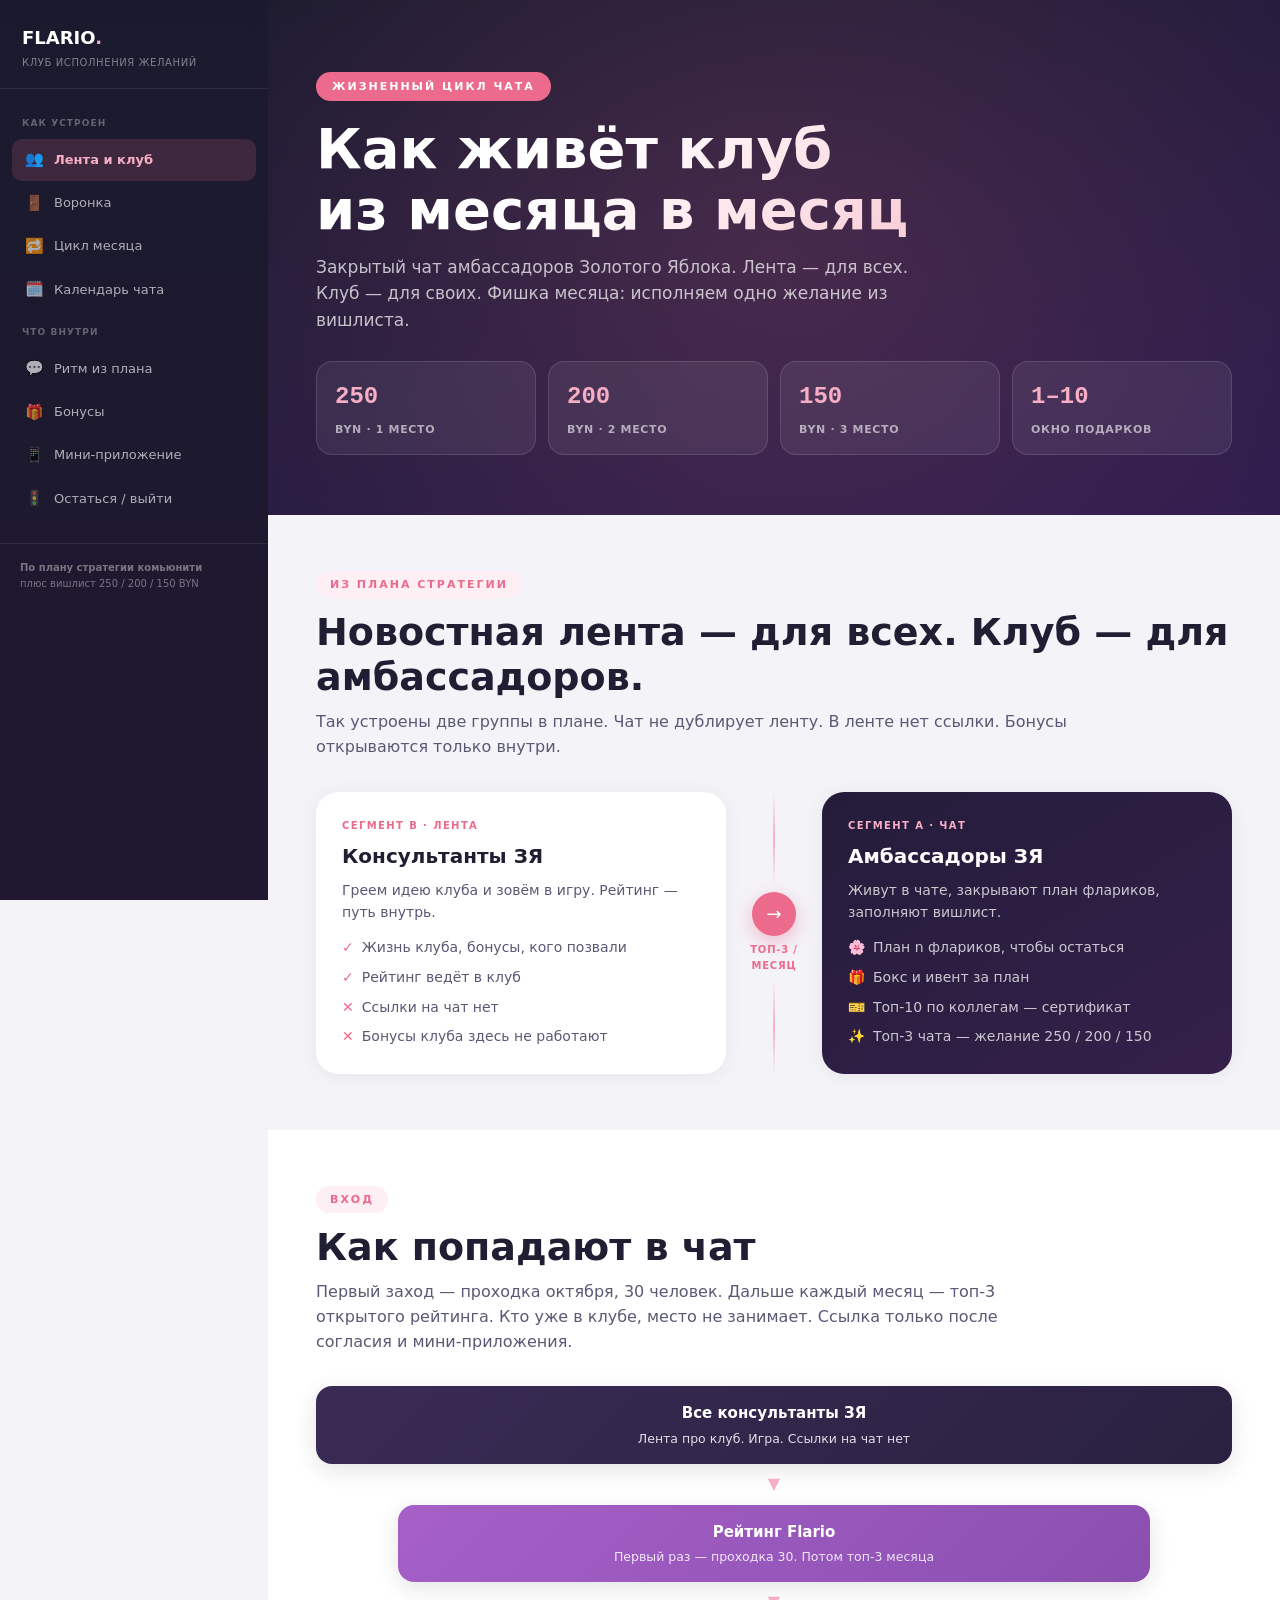
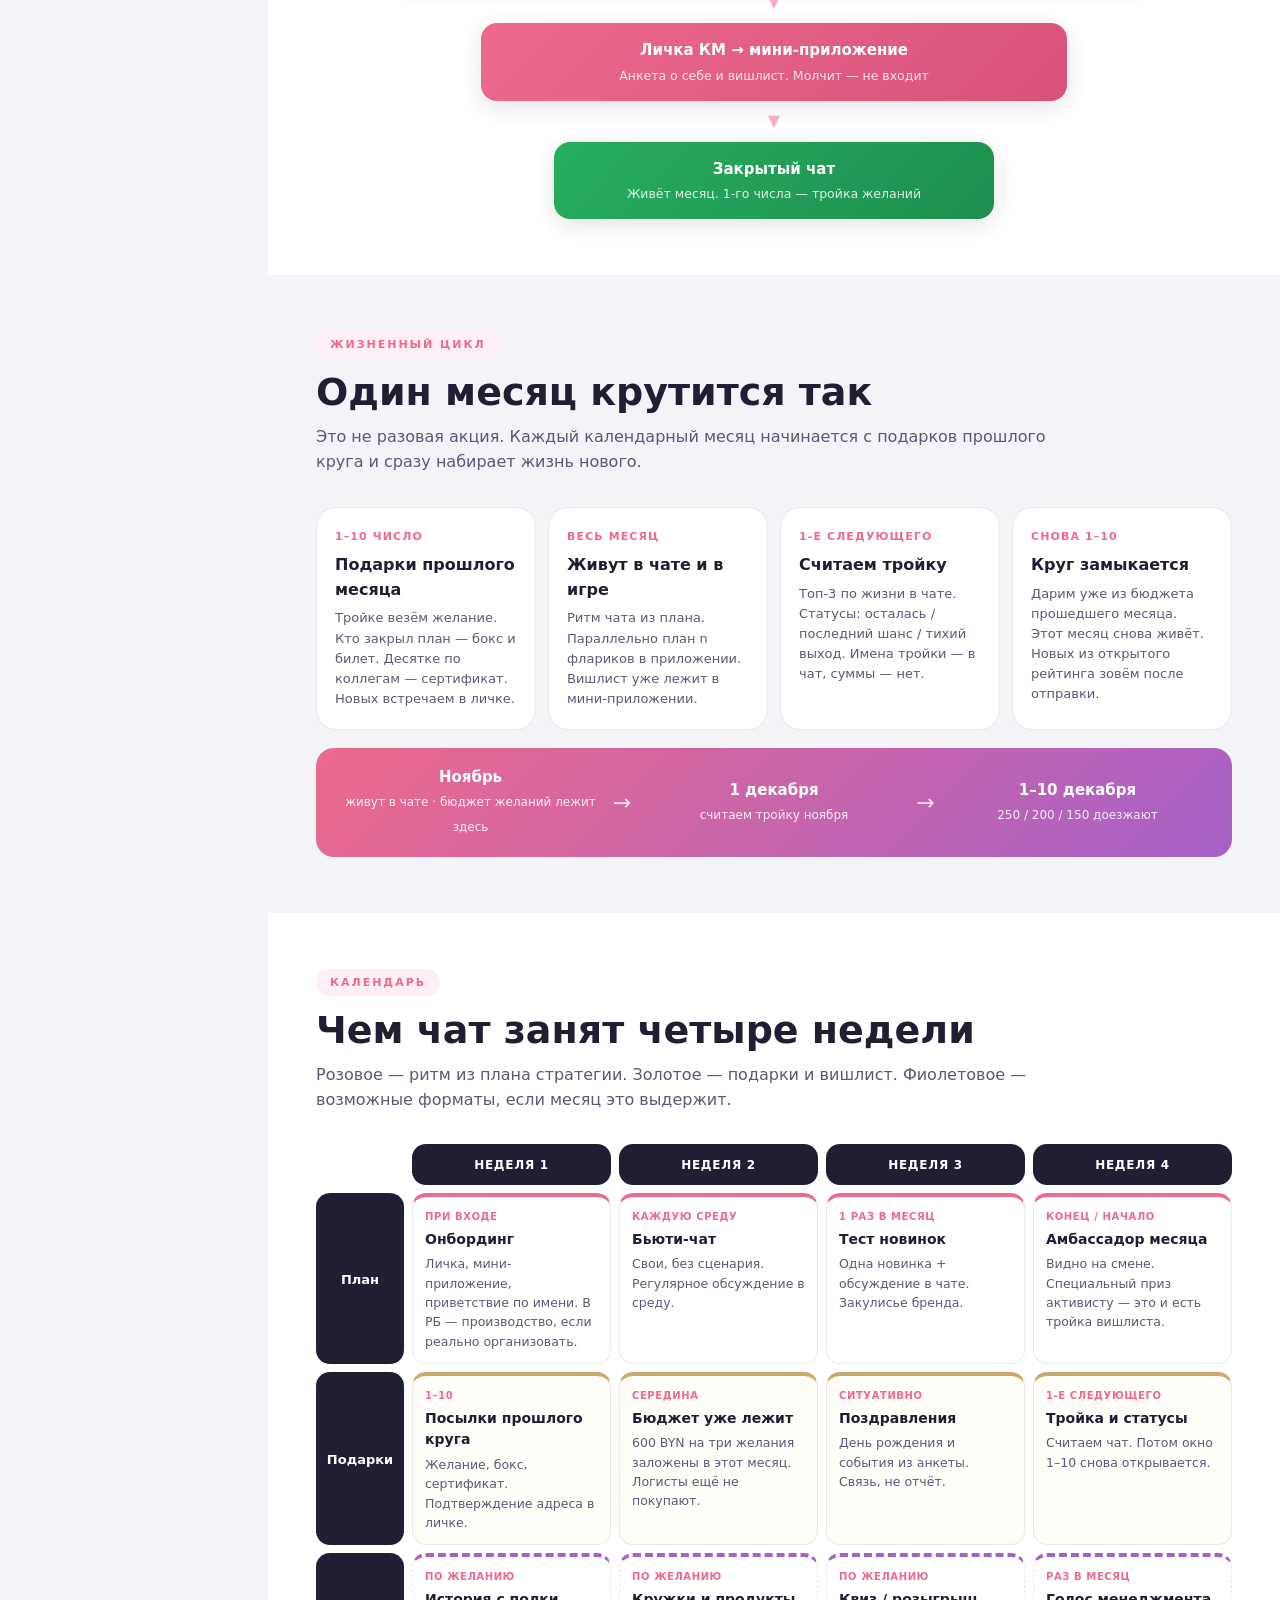
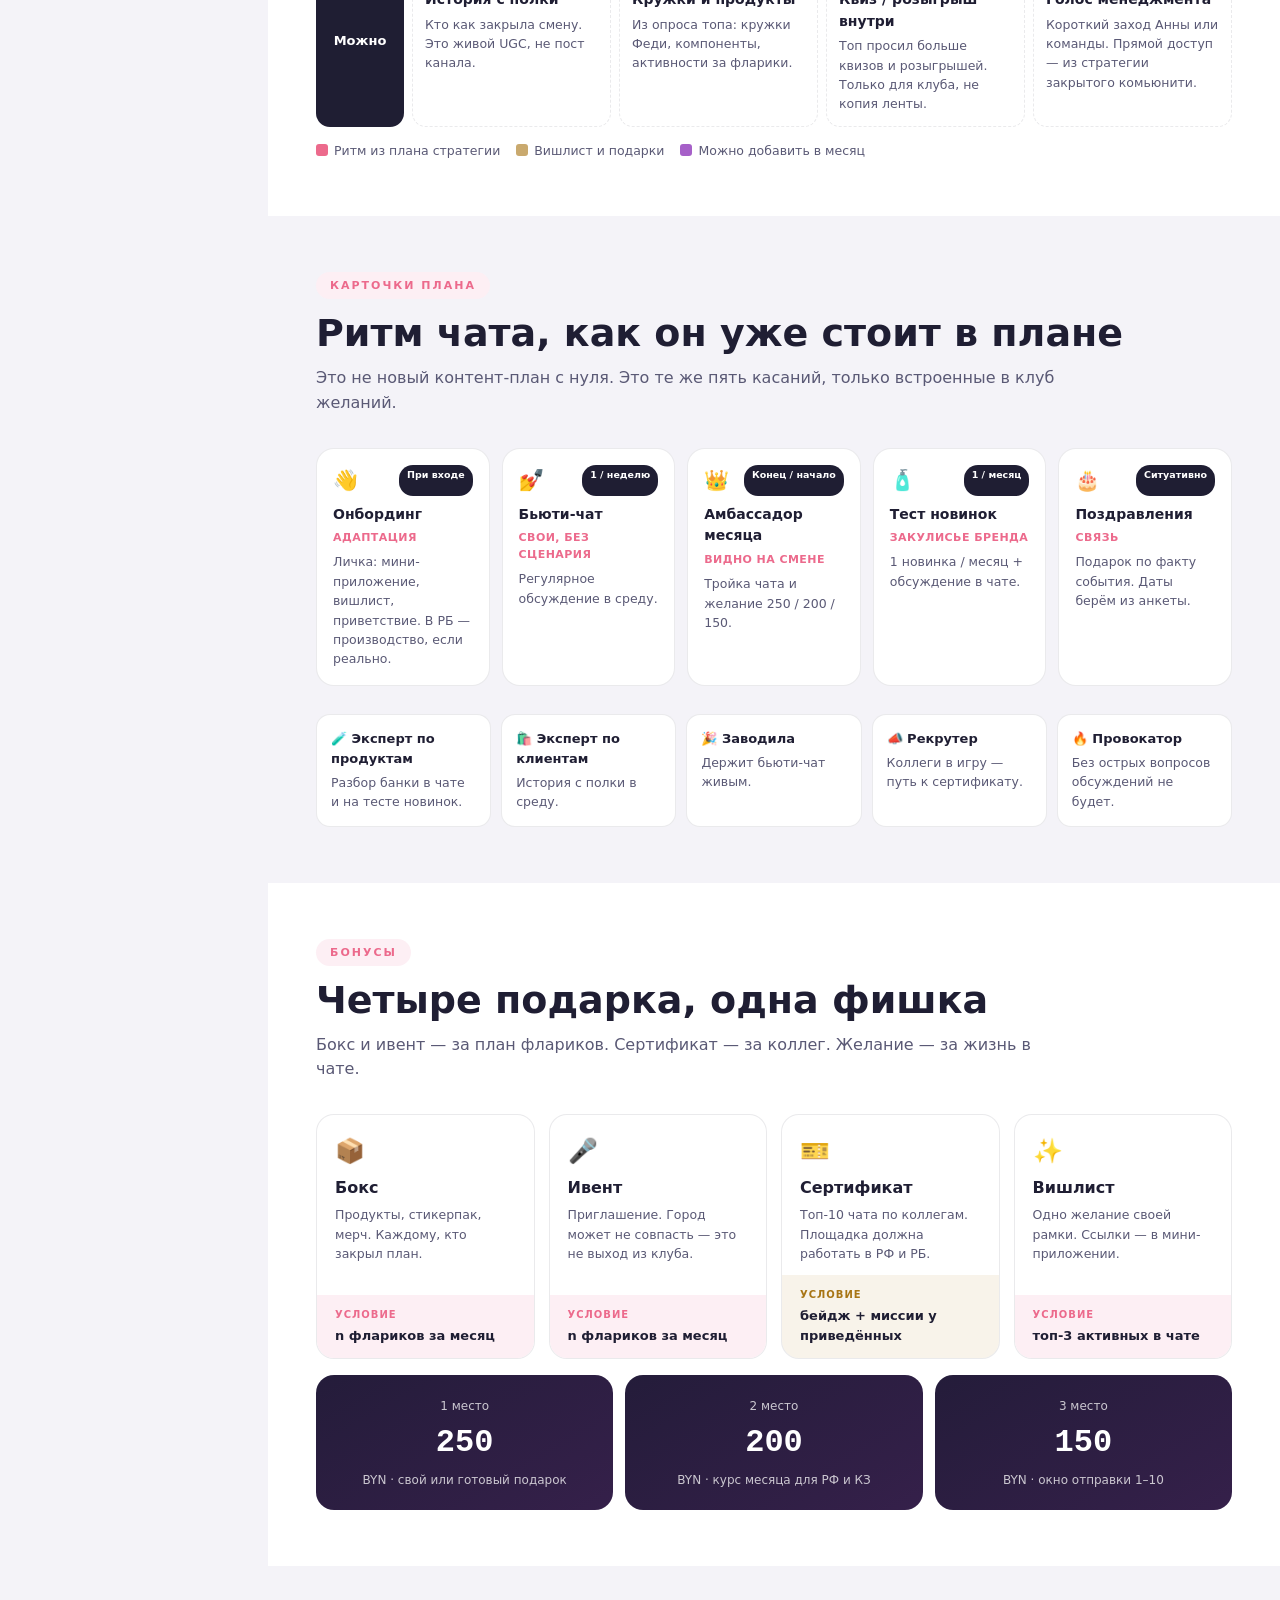
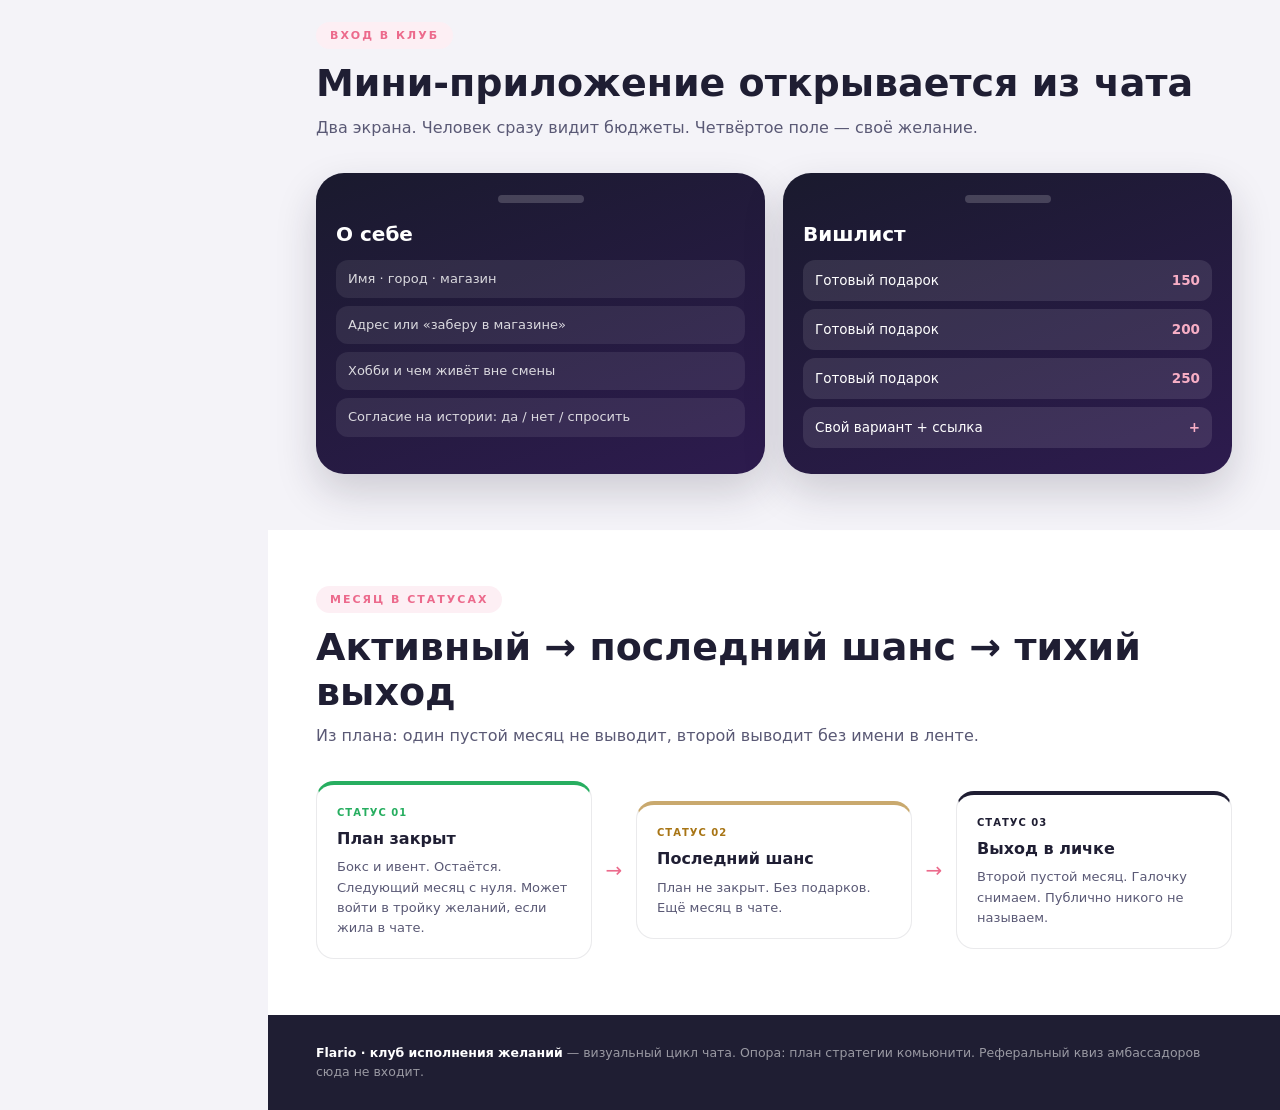
<file: preza/klub-ispolneniya-zhelanij.html>
<!DOCTYPE html>
<html lang="ru">
<head>
<meta charset="UTF-8">
<meta name="viewport" content="width=device-width, initial-scale=1.0">
<title>Клуб исполнения желаний · жизненный цикл чата</title>
<style>
  :root {
    --pink: #EC6A8C;
    --pink-bright: #F5388A;
    --pink-light: #F7AEC5;
    --pink-pale: #FDEFF4;
    --pink-soft: #FBDDE8;
    --dark: #1F1E33;
    --gray: #5A5975;
    --gray-light: #F4F3F8;
    --line: rgba(31,30,51,0.09);
    --white: #FFFFFF;
    --gold: #C9A96E;
    --accent: #A660C8;
    --green: #27AE60;
    --sidebar-w: 268px;
  }
  * { margin: 0; padding: 0; box-sizing: border-box; }
  html { scroll-behavior: smooth; }
  body {
    font-family: 'Segoe UI', system-ui, -apple-system, sans-serif;
    background: var(--gray-light);
    color: var(--dark);
    line-height: 1.55;
  }
  .layout { display: flex; min-height: 100vh; }
  .progress { position: fixed; top: 0; left: var(--sidebar-w); right: 0; height: 3px; z-index: 200; }
  .progress span { display: block; height: 100%; width: 0; background: linear-gradient(90deg, var(--pink), var(--accent)); }
  .sidebar {
    width: var(--sidebar-w);
    background: linear-gradient(180deg, #1A1A2E, #201830);
    position: fixed; inset: 0 auto 0 0; z-index: 100; overflow-y: auto;
  }
  .sidebar-logo { padding: 24px 22px 18px; border-bottom: 1px solid rgba(255,255,255,0.08); }
  .logo-mark { font-size: 18px; font-weight: 800; color: #fff; }
  .logo-mark span { color: var(--pink-light); }
  .logo-sub { font-size: 10px; color: rgba(255,255,255,0.45); margin-top: 3px; letter-spacing: 0.06em; text-transform: uppercase; }
  .nav { padding: 14px 12px 24px; display: flex; flex-direction: column; gap: 2px; }
  .nav-section {
    font-size: 9px; font-weight: 700; color: rgba(255,255,255,0.32);
    letter-spacing: 0.12em; text-transform: uppercase; padding: 14px 10px 6px;
  }
  .nav-item {
    display: flex; align-items: center; gap: 10px;
    padding: 9px 12px; border-radius: 10px;
    color: rgba(255,255,255,0.65); font-size: 13px; font-weight: 500;
    text-decoration: none;
  }
  .nav-item:hover { background: rgba(255,255,255,0.06); color: #fff; }
  .nav-item.active { background: rgba(232,114,138,0.16); color: var(--pink-light); font-weight: 700; }
  .nav-icon { font-size: 15px; width: 20px; text-align: center; }
  .sidebar-footer { padding: 16px 20px; border-top: 1px solid rgba(255,255,255,0.08); font-size: 10px; color: rgba(255,255,255,0.4); }
  .main-area { margin-left: var(--sidebar-w); flex: 1; min-width: 0; }
  .container { max-width: 1100px; margin: 0 auto; }
  section.page { padding: 56px 48px; }
  section.page:nth-of-type(even) { background: #fff; }

  .hero {
    position: relative; overflow: hidden;
    background: linear-gradient(160deg, #1A1A2E, #2D1B4E);
    color: #fff; padding: 72px 48px 60px;
  }
  .hero::before {
    content: ''; position: absolute; top: -60%; left: -20%; width: 140%; height: 220%;
    background: radial-gradient(ellipse at center, rgba(232,114,138,0.18) 0%, transparent 68%);
  }
  .hero-inner { position: relative; z-index: 1; }
  .hero-tag {
    display: inline-block; background: var(--pink); color: #fff;
    font-size: 11px; font-weight: 700; letter-spacing: 2px; text-transform: uppercase;
    padding: 6px 16px; border-radius: 20px; margin-bottom: 18px;
  }
  .hero-title {
    font-size: clamp(32px, 5vw, 56px); font-weight: 800; line-height: 1.08; margin-bottom: 14px;
    background: linear-gradient(135deg, #fff 30%, #F5A7B8);
    -webkit-background-clip: text; -webkit-text-fill-color: transparent; background-clip: text;
  }
  .hero-sub { font-size: 17px; color: rgba(255,255,255,0.72); max-width: 640px; margin-bottom: 28px; }
  .hero-facts { display: grid; grid-template-columns: repeat(4, 1fr); gap: 12px; }
  .hero-fact {
    background: rgba(255,255,255,0.07); border: 1px solid rgba(255,255,255,0.12);
    border-radius: 16px; padding: 16px 18px;
  }
  .hero-fact .hf-num { font-size: 24px; font-weight: 800; color: var(--pink-light); font-family: 'Courier New', monospace; }
  .hero-fact .hf-label { font-size: 11px; color: rgba(255,255,255,0.6); margin-top: 6px; text-transform: uppercase; letter-spacing: 0.06em; font-weight: 600; }

  .section-tag {
    display: inline-block; background: var(--pink-pale); color: var(--pink);
    font-size: 11px; font-weight: 700; letter-spacing: 2px; text-transform: uppercase;
    padding: 5px 14px; border-radius: 20px; margin-bottom: 12px;
  }
  .section-title { font-size: clamp(24px, 3.2vw, 38px); font-weight: 800; line-height: 1.18; margin-bottom: 10px; }
  .section-desc { font-size: 16px; color: var(--gray); max-width: 760px; }
  .section-head { margin-bottom: 32px; }

  .split { display: grid; grid-template-columns: 1fr 96px 1fr; align-items: stretch; }
  .split-side { background: #fff; border-radius: 22px; padding: 26px; box-shadow: 0 2px 20px rgba(0,0,0,0.06); }
  .split-side.locked { background: linear-gradient(150deg, #241C3A, #35204A); color: #fff; }
  .ss-tag { font-size: 10px; font-weight: 700; letter-spacing: 0.14em; text-transform: uppercase; color: var(--pink); margin-bottom: 8px; }
  .split-side.locked .ss-tag { color: var(--pink-light); }
  .split-side h4 { font-size: 20px; font-weight: 800; margin-bottom: 8px; }
  .split-side p, .split-side li { font-size: 14px; color: var(--gray); }
  .split-side.locked p, .split-side.locked li { color: rgba(255,255,255,0.75); }
  .split-side ul { list-style: none; margin-top: 14px; display: grid; gap: 8px; }
  .split-side li { display: flex; gap: 8px; }
  .mk { color: var(--pink); font-weight: 700; }
  .split-side.locked .mk { color: var(--pink-light); }
  .split-bridge { display: flex; flex-direction: column; align-items: center; justify-content: center; gap: 6px; }
  .bridge-line { width: 2px; flex: 1; background: linear-gradient(180deg, transparent, var(--pink-light), transparent); }
  .bridge-ico {
    width: 44px; height: 44px; border-radius: 50%; background: var(--pink); color: #fff;
    display: flex; align-items: center; justify-content: center; font-size: 18px;
    box-shadow: 0 6px 18px rgba(236,106,140,0.4);
  }
  .bridge-txt { font-size: 10px; font-weight: 700; color: var(--pink); text-transform: uppercase; letter-spacing: 0.08em; text-align: center; }

  .loop {
    display: grid; grid-template-columns: repeat(4, 1fr); gap: 12px; position: relative;
  }
  .loop-card {
    background: #fff; border-radius: 20px; padding: 20px 18px; border: 1px solid var(--line);
    min-height: 170px;
  }
  .loop-card .when {
    font-size: 11px; font-weight: 800; letter-spacing: 0.1em; text-transform: uppercase; color: var(--pink);
    margin-bottom: 8px;
  }
  .loop-card h4 { font-size: 16px; font-weight: 800; margin-bottom: 6px; }
  .loop-card p { font-size: 13px; color: var(--gray); }
  .loop-arrow {
    display: none;
  }
  .money-bar {
    margin-top: 18px;
    background: linear-gradient(135deg, var(--pink), var(--accent));
    color: #fff; border-radius: 18px; padding: 18px 22px;
    display: grid; grid-template-columns: 1fr auto 1fr auto 1fr; gap: 10px; align-items: center; text-align: center;
  }
  .money-bar strong { display: block; font-size: 15px; }
  .money-bar span { font-size: 12px; opacity: 0.88; }
  .money-bar .arr { font-size: 22px; opacity: 0.8; }

  .funnel { display: grid; gap: 8px; justify-items: center; }
  .funnel-row {
    border-radius: 16px; padding: 16px 22px; color: #fff; text-align: center;
    box-shadow: 0 6px 22px rgba(31,30,51,0.12);
  }
  .fr-title { font-size: 15px; font-weight: 800; }
  .fr-sub { font-size: 12.5px; opacity: 0.85; margin-top: 3px; }
  .fr-1 { width: 100%; background: linear-gradient(135deg, #3A2B55, #2A2140); }
  .fr-2 { width: 82%; background: linear-gradient(135deg, var(--accent), #8B4FB0); }
  .fr-3 { width: 64%; background: linear-gradient(135deg, var(--pink), #D9527A); }
  .fr-4 { width: 48%; background: linear-gradient(135deg, var(--green), #1E8E4E); }
  .funnel-arrow { color: var(--pink-light); }

  .cal {
    display: grid; grid-template-columns: 88px 1fr 1fr 1fr 1fr; gap: 8px;
  }
  .cal-head, .cal-cell, .cal-week {
    border-radius: 14px; padding: 12px 12px 10px;
  }
  .cal-head { background: var(--dark); color: #fff; font-size: 12px; font-weight: 700; letter-spacing: 0.06em; text-transform: uppercase; text-align: center; }
  .cal-week { background: var(--dark); color: #fff; font-weight: 800; display: flex; align-items: center; justify-content: center; font-size: 13px; }
  .act {
    background: #fff; border: 1px solid var(--line); border-radius: 14px; padding: 12px;
    min-height: 108px;
  }
  .act .freq { font-size: 10px; font-weight: 800; color: var(--pink); letter-spacing: 0.06em; text-transform: uppercase; }
  .act h4 { font-size: 14px; font-weight: 800; margin: 4px 0 4px; }
  .act p { font-size: 12.5px; color: var(--gray); }
  .act.core { border-top: 4px solid var(--pink); }
  .act.gift { border-top: 4px solid var(--gold); background: #fffdf8; }
  .act.maybe { border-top: 4px solid var(--accent); border-style: dashed; }
  .legend { display: flex; gap: 16px; flex-wrap: wrap; margin-top: 14px; font-size: 12.5px; color: var(--gray); }
  .legend i { display: inline-block; width: 12px; height: 12px; border-radius: 3px; margin-right: 6px; vertical-align: -1px; }
  .i-core { background: var(--pink); }
  .i-gift { background: var(--gold); }
  .i-maybe { background: var(--accent); }

  .lines { display: grid; grid-template-columns: repeat(4, 1fr); gap: 14px; }
  .line-card { background: #fff; border-radius: 18px; overflow: hidden; border: 1px solid var(--line); display: flex; flex-direction: column; }
  .line-head { padding: 18px 18px 12px; }
  .lh-ico { font-size: 24px; }
  .line-head h4 { font-size: 16px; font-weight: 800; margin: 6px 0 4px; }
  .line-head p { font-size: 12.5px; color: var(--gray); }
  .line-cond { margin-top: auto; padding: 12px 18px; background: var(--pink-pale); font-size: 13px; font-weight: 650; }
  .lc-k { display: block; font-size: 10px; font-weight: 800; color: var(--pink); letter-spacing: 0.1em; text-transform: uppercase; margin-bottom: 3px; }
  .line-card.gold .line-cond { background: rgba(201,169,110,0.14); }
  .line-card.gold .lc-k { color: #A87515; }
  .sums { display: grid; grid-template-columns: repeat(3, 1fr); gap: 12px; margin-top: 16px; }
  .sum { background: linear-gradient(150deg, #241C3A, #35204A); color: #fff; border-radius: 18px; padding: 18px; text-align: center; }
  .sum b { display: block; font-size: 32px; font-family: 'Courier New', monospace; }
  .sum span { font-size: 12px; opacity: 0.75; }

  .phones { display: grid; grid-template-columns: 1fr 1fr; gap: 18px; }
  .phone {
    background: linear-gradient(160deg, #1A1A2E, #2D1B4E); color: #fff;
    border-radius: 28px; padding: 22px 20px 18px; min-height: 280px;
    box-shadow: 0 18px 40px rgba(31,30,51,0.18);
  }
  .phone .notch { width: 86px; height: 8px; background: rgba(255,255,255,0.18); border-radius: 8px; margin: 0 auto 16px; }
  .phone h4 { font-size: 20px; margin-bottom: 10px; }
  .field { background: rgba(255,255,255,0.08); border-radius: 12px; padding: 9px 12px; font-size: 13px; margin-bottom: 8px; color: rgba(255,255,255,0.82); }
  .gift-row { display: flex; justify-content: space-between; align-items: center; background: rgba(255,255,255,0.1); border-radius: 12px; padding: 10px 12px; margin-bottom: 8px; font-size: 13.5px; }
  .gift-row em { font-style: normal; color: var(--pink-light); font-weight: 800; }

  .track { display: grid; grid-template-columns: 1fr 44px 1fr 44px 1fr; align-items: center; }
  .track-card { background: #fff; border-radius: 18px; padding: 20px; border: 1px solid var(--line); border-top: 4px solid var(--green); }
  .track-card.warn { border-top-color: var(--gold); }
  .track-card.out { border-top-color: var(--dark); }
  .tc-state { font-size: 10px; font-weight: 800; letter-spacing: 0.1em; text-transform: uppercase; color: var(--green); }
  .track-card.warn .tc-state { color: #A87515; }
  .track-card.out .tc-state { color: var(--dark); }
  .track-card h4 { font-size: 16px; font-weight: 800; margin: 6px 0; }
  .track-card p { font-size: 13px; color: var(--gray); }
  .tl-arrow { color: var(--pink); font-size: 20px; text-align: center; }

  .life { display: grid; grid-template-columns: repeat(5, 1fr); gap: 12px; }
  .life-card { background: #fff; border-radius: 18px; padding: 16px; border: 1px solid var(--line); }
  .life-top { display: flex; justify-content: space-between; gap: 8px; margin-bottom: 8px; }
  .life-ico { font-size: 20px; }
  .life-freq { background: var(--dark); color: #fff; border-radius: 14px; padding: 4px 8px; font-size: 9.5px; font-weight: 700; text-align: right; line-height: 1.25; }
  .life-card h4 { font-size: 14px; font-weight: 800; margin-bottom: 4px; }
  .life-why { font-size: 11px; color: var(--pink); font-weight: 700; text-transform: uppercase; letter-spacing: 0.04em; margin-bottom: 6px; }
  .life-where { font-size: 12.5px; color: var(--gray); }

  .roles { display: grid; grid-template-columns: repeat(5, 1fr); gap: 10px; }
  .role { background: #fff; border-radius: 14px; padding: 14px; border: 1px solid var(--line); font-size: 12.5px; }
  .role h4 { font-size: 13px; margin-bottom: 4px; }
  .role p { color: var(--gray); }

  footer.doc-footer { background: var(--dark); color: rgba(255,255,255,0.55); padding: 28px 48px; font-size: 12.5px; }
  footer.doc-footer strong { color: #fff; }

  @media (max-width: 1100px) {
    .hero-facts, .lines, .loop, .life, .roles, .cal { grid-template-columns: 1fr 1fr; }
    .cal { grid-template-columns: 1fr 1fr; }
    .cal-head, .cal-week { display: none; }
    .split, .track, .phones, .money-bar { grid-template-columns: 1fr; }
    .split-bridge, .tl-arrow { transform: rotate(90deg); padding: 8px 0; }
    .funnel-row { width: 100% !important; }
  }
  @media (max-width: 860px) {
    :root { --sidebar-w: 0px; }
    .sidebar { display: none; }
    section.page, .hero, footer.doc-footer { padding-left: 20px; padding-right: 20px; }
    .hero-facts, .lines, .loop, .life, .roles, .cal { grid-template-columns: 1fr; }
  }
</style>
</head>
<body>
<div class="progress"><span id="progressBar"></span></div>
<div class="layout">
<aside class="sidebar">
  <div class="sidebar-logo">
    <div class="logo-mark">FLARIO<span>.</span></div>
    <div class="logo-sub">Клуб исполнения желаний</div>
  </div>
  <nav class="nav" id="nav">
    <div class="nav-section">Как устроен</div>
    <a class="nav-item" href="#dve"><span class="nav-icon">👥</span> Лента и клуб</a>
    <a class="nav-item" href="#voronka"><span class="nav-icon">🚪</span> Воронка</a>
    <a class="nav-item" href="#cikl"><span class="nav-icon">🔁</span> Цикл месяца</a>
    <a class="nav-item" href="#kalendar"><span class="nav-icon">🗓️</span> Календарь чата</a>
    <div class="nav-section">Что внутри</div>
    <a class="nav-item" href="#ritm"><span class="nav-icon">💬</span> Ритм из плана</a>
    <a class="nav-item" href="#bonusy"><span class="nav-icon">🎁</span> Бонусы</a>
    <a class="nav-item" href="#mini"><span class="nav-icon">📱</span> Мини-приложение</a>
    <a class="nav-item" href="#status"><span class="nav-icon">🚦</span> Остаться / выйти</a>
  </nav>
  <div class="sidebar-footer"><strong>По плану стратегии комьюнити</strong><br>плюс вишлист 250 / 200 / 150 BYN</div>
</aside>

<main class="main-area">
  <div class="hero">
    <div class="container hero-inner">
      <span class="hero-tag">Жизненный цикл чата</span>
      <h1 class="hero-title">Как живёт клуб<br>из месяца в месяц</h1>
      <p class="hero-sub">Закрытый чат амбассадоров Золотого Яблока. Лента — для всех. Клуб — для своих. Фишка месяца: исполняем одно желание из вишлиста.</p>
      <div class="hero-facts">
        <div class="hero-fact"><div class="hf-num">250</div><div class="hf-label">BYN · 1 место</div></div>
        <div class="hero-fact"><div class="hf-num">200</div><div class="hf-label">BYN · 2 место</div></div>
        <div class="hero-fact"><div class="hf-num">150</div><div class="hf-label">BYN · 3 место</div></div>
        <div class="hero-fact"><div class="hf-num">1–10</div><div class="hf-label">окно подарков</div></div>
      </div>
    </div>
  </div>

  <section class="page" id="dve">
    <div class="container">
      <div class="section-head">
        <span class="section-tag">Из плана стратегии</span>
        <h2 class="section-title">Новостная лента — для всех. Клуб — для амбассадоров.</h2>
        <p class="section-desc">Так устроены две группы в плане. Чат не дублирует ленту. В ленте нет ссылки. Бонусы открываются только внутри.</p>
      </div>
      <div class="split">
        <div class="split-side">
          <div class="ss-tag">Сегмент B · лента</div>
          <h4>Консультанты ЗЯ</h4>
          <p>Греем идею клуба и зовём в игру. Рейтинг — путь внутрь.</p>
          <ul>
            <li><span class="mk">✓</span> Жизнь клуба, бонусы, кого позвали</li>
            <li><span class="mk">✓</span> Рейтинг ведёт в клуб</li>
            <li><span class="mk">✕</span> Ссылки на чат нет</li>
            <li><span class="mk">✕</span> Бонусы клуба здесь не работают</li>
          </ul>
        </div>
        <div class="split-bridge">
          <div class="bridge-line"></div>
          <div class="bridge-ico">→</div>
          <div class="bridge-txt">Топ-3 / месяц</div>
          <div class="bridge-line"></div>
        </div>
        <div class="split-side locked">
          <div class="ss-tag">Сегмент A · чат</div>
          <h4>Амбассадоры ЗЯ</h4>
          <p>Живут в чате, закрывают план флариков, заполняют вишлист.</p>
          <ul>
            <li><span class="mk">🌸</span> План n флариков, чтобы остаться</li>
            <li><span class="mk">🎁</span> Бокс и ивент за план</li>
            <li><span class="mk">🎫</span> Топ-10 по коллегам — сертификат</li>
            <li><span class="mk">✨</span> Топ-3 чата — желание 250 / 200 / 150</li>
          </ul>
        </div>
      </div>
    </div>
  </section>

  <section class="page" id="voronka">
    <div class="container">
      <div class="section-head">
        <span class="section-tag">Вход</span>
        <h2 class="section-title">Как попадают в чат</h2>
        <p class="section-desc">Первый заход — проходка октября, 30 человек. Дальше каждый месяц — топ-3 открытого рейтинга. Кто уже в клубе, место не занимает. Ссылка только после согласия и мини-приложения.</p>
      </div>
      <div class="funnel">
        <div class="funnel-row fr-1"><div class="fr-title">Все консультанты ЗЯ</div><div class="fr-sub">Лента про клуб. Игра. Ссылки на чат нет</div></div>
        <div class="funnel-arrow">▼</div>
        <div class="funnel-row fr-2"><div class="fr-title">Рейтинг Flario</div><div class="fr-sub">Первый раз — проходка 30. Потом топ-3 месяца</div></div>
        <div class="funnel-arrow">▼</div>
        <div class="funnel-row fr-3"><div class="fr-title">Личка КМ → мини-приложение</div><div class="fr-sub">Анкета о себе и вишлист. Молчит — не входит</div></div>
        <div class="funnel-arrow">▼</div>
        <div class="funnel-row fr-4"><div class="fr-title">Закрытый чат</div><div class="fr-sub">Живёт месяц. 1-го числа — тройка желаний</div></div>
      </div>
    </div>
  </section>

  <section class="page" id="cikl">
    <div class="container">
      <div class="section-head">
        <span class="section-tag">Жизненный цикл</span>
        <h2 class="section-title">Один месяц крутится так</h2>
        <p class="section-desc">Это не разовая акция. Каждый календарный месяц начинается с подарков прошлого круга и сразу набирает жизнь нового.</p>
      </div>
      <div class="loop">
        <article class="loop-card">
          <div class="when">1–10 число</div>
          <h4>Подарки прошлого месяца</h4>
          <p>Тройке везём желание. Кто закрыл план — бокс и билет. Десятке по коллегам — сертификат. Новых встречаем в личке.</p>
        </article>
        <article class="loop-card">
          <div class="when">Весь месяц</div>
          <h4>Живут в чате и в игре</h4>
          <p>Ритм чата из плана. Параллельно план n флариков в приложении. Вишлист уже лежит в мини-приложении.</p>
        </article>
        <article class="loop-card">
          <div class="when">1-е следующего</div>
          <h4>Считаем тройку</h4>
          <p>Топ-3 по жизни в чате. Статусы: осталась / последний шанс / тихий выход. Имена тройки — в чат, суммы — нет.</p>
        </article>
        <article class="loop-card">
          <div class="when">Снова 1–10</div>
          <h4>Круг замыкается</h4>
          <p>Дарим уже из бюджета прошедшего месяца. Этот месяц снова живёт. Новых из открытого рейтинга зовём после отправки.</p>
        </article>
      </div>
      <div class="money-bar">
        <div><strong>Ноябрь</strong><span>живут в чате · бюджет желаний лежит здесь</span></div>
        <div class="arr">→</div>
        <div><strong>1 декабря</strong><span>считаем тройку ноября</span></div>
        <div class="arr">→</div>
        <div><strong>1–10 декабря</strong><span>250 / 200 / 150 доезжают</span></div>
      </div>
    </div>
  </section>

  <section class="page" id="kalendar">
    <div class="container">
      <div class="section-head">
        <span class="section-tag">Календарь</span>
        <h2 class="section-title">Чем чат занят четыре недели</h2>
        <p class="section-desc">Розовое — ритм из плана стратегии. Золотое — подарки и вишлист. Фиолетовое — возможные форматы, если месяц это выдержит.</p>
      </div>
      <div class="cal">
        <div></div>
        <div class="cal-head">Неделя 1</div>
        <div class="cal-head">Неделя 2</div>
        <div class="cal-head">Неделя 3</div>
        <div class="cal-head">Неделя 4</div>

        <div class="cal-week">План</div>
        <div class="act core">
          <div class="freq">При входе</div>
          <h4>Онбординг</h4>
          <p>Личка, мини-приложение, приветствие по имени. В РБ — производство, если реально организовать.</p>
        </div>
        <div class="act core">
          <div class="freq">Каждую среду</div>
          <h4>Бьюти-чат</h4>
          <p>Свои, без сценария. Регулярное обсуждение в среду.</p>
        </div>
        <div class="act core">
          <div class="freq">1 раз в месяц</div>
          <h4>Тест новинок</h4>
          <p>Одна новинка + обсуждение в чате. Закулисье бренда.</p>
        </div>
        <div class="act core">
          <div class="freq">Конец / начало</div>
          <h4>Амбассадор месяца</h4>
          <p>Видно на смене. Специальный приз активисту — это и есть тройка вишлиста.</p>
        </div>

        <div class="cal-week">Подарки</div>
        <div class="act gift">
          <div class="freq">1–10</div>
          <h4>Посылки прошлого круга</h4>
          <p>Желание, бокс, сертификат. Подтверждение адреса в личке.</p>
        </div>
        <div class="act gift">
          <div class="freq">Середина</div>
          <h4>Бюджет уже лежит</h4>
          <p>600 BYN на три желания заложены в этот месяц. Логисты ещё не покупают.</p>
        </div>
        <div class="act gift">
          <div class="freq">Ситуативно</div>
          <h4>Поздравления</h4>
          <p>День рождения и события из анкеты. Связь, не отчёт.</p>
        </div>
        <div class="act gift">
          <div class="freq">1-е следующего</div>
          <h4>Тройка и статусы</h4>
          <p>Считаем чат. Потом окно 1–10 снова открывается.</p>
        </div>

        <div class="cal-week">Можно</div>
        <div class="act maybe">
          <div class="freq">По желанию</div>
          <h4>История с полки</h4>
          <p>Кто как закрыла смену. Это живой UGC, не пост канала.</p>
        </div>
        <div class="act maybe">
          <div class="freq">По желанию</div>
          <h4>Кружки и продукты</h4>
          <p>Из опроса топа: кружки Феди, компоненты, активности за фларики.</p>
        </div>
        <div class="act maybe">
          <div class="freq">По желанию</div>
          <h4>Квиз / розыгрыш внутри</h4>
          <p>Топ просил больше квизов и розыгрышей. Только для клуба, не копия ленты.</p>
        </div>
        <div class="act maybe">
          <div class="freq">Раз в месяц</div>
          <h4>Голос менеджмента</h4>
          <p>Короткий заход Анны или команды. Прямой доступ — из стратегии закрытого комьюнити.</p>
        </div>
      </div>
      <div class="legend">
        <span><i class="i-core"></i>Ритм из плана стратегии</span>
        <span><i class="i-gift"></i>Вишлист и подарки</span>
        <span><i class="i-maybe"></i>Можно добавить в месяц</span>
      </div>
    </div>
  </section>

  <section class="page" id="ritm">
    <div class="container">
      <div class="section-head">
        <span class="section-tag">Карточки плана</span>
        <h2 class="section-title">Ритм чата, как он уже стоит в плане</h2>
        <p class="section-desc">Это не новый контент-план с нуля. Это те же пять касаний, только встроенные в клуб желаний.</p>
      </div>
      <div class="life">
        <div class="life-card">
          <div class="life-top"><span class="life-ico">👋</span><span class="life-freq">При входе</span></div>
          <h4>Онбординг</h4>
          <div class="life-why">Адаптация</div>
          <div class="life-where">Личка: мини-приложение, вишлист, приветствие. В РБ — производство, если реально.</div>
        </div>
        <div class="life-card">
          <div class="life-top"><span class="life-ico">💅</span><span class="life-freq">1 / неделю</span></div>
          <h4>Бьюти-чат</h4>
          <div class="life-why">Свои, без сценария</div>
          <div class="life-where">Регулярное обсуждение в среду.</div>
        </div>
        <div class="life-card">
          <div class="life-top"><span class="life-ico">👑</span><span class="life-freq">Конец / начало</span></div>
          <h4>Амбассадор месяца</h4>
          <div class="life-why">Видно на смене</div>
          <div class="life-where">Тройка чата и желание 250 / 200 / 150.</div>
        </div>
        <div class="life-card">
          <div class="life-top"><span class="life-ico">🧴</span><span class="life-freq">1 / месяц</span></div>
          <h4>Тест новинок</h4>
          <div class="life-why">Закулисье бренда</div>
          <div class="life-where">1 новинка / месяц + обсуждение в чате.</div>
        </div>
        <div class="life-card">
          <div class="life-top"><span class="life-ico">🎂</span><span class="life-freq">Ситуативно</span></div>
          <h4>Поздравления</h4>
          <div class="life-why">Связь</div>
          <div class="life-where">Подарок по факту события. Даты берём из анкеты.</div>
        </div>
      </div>
      <div class="roles" style="margin-top:28px">
        <div class="role"><h4>🧪 Эксперт по продуктам</h4><p>Разбор банки в чате и на тесте новинок.</p></div>
        <div class="role"><h4>🛍️ Эксперт по клиентам</h4><p>История с полки в среду.</p></div>
        <div class="role"><h4>🎉 Заводила</h4><p>Держит бьюти-чат живым.</p></div>
        <div class="role"><h4>📣 Рекрутер</h4><p>Коллеги в игру — путь к сертификату.</p></div>
        <div class="role"><h4>🔥 Провокатор</h4><p>Без острых вопросов обсуждений не будет.</p></div>
      </div>
    </div>
  </section>

  <section class="page" id="bonusy">
    <div class="container">
      <div class="section-head">
        <span class="section-tag">Бонусы</span>
        <h2 class="section-title">Четыре подарка, одна фишка</h2>
        <p class="section-desc">Бокс и ивент — за план флариков. Сертификат — за коллег. Желание — за жизнь в чате.</p>
      </div>
      <div class="lines">
        <div class="line-card">
          <div class="line-head"><div class="lh-ico">📦</div><h4>Бокс</h4><p>Продукты, стикерпак, мерч. Каждому, кто закрыл план.</p></div>
          <div class="line-cond"><span class="lc-k">Условие</span>n флариков за месяц</div>
        </div>
        <div class="line-card">
          <div class="line-head"><div class="lh-ico">🎤</div><h4>Ивент</h4><p>Приглашение. Город может не совпасть — это не выход из клуба.</p></div>
          <div class="line-cond"><span class="lc-k">Условие</span>n флариков за месяц</div>
        </div>
        <div class="line-card gold">
          <div class="line-head"><div class="lh-ico">🎫</div><h4>Сертификат</h4><p>Топ-10 чата по коллегам. Площадка должна работать в РФ и РБ.</p></div>
          <div class="line-cond"><span class="lc-k">Условие</span>бейдж + миссии у приведённых</div>
        </div>
        <div class="line-card">
          <div class="line-head"><div class="lh-ico">✨</div><h4>Вишлист</h4><p>Одно желание своей рамки. Ссылки — в мини-приложении.</p></div>
          <div class="line-cond"><span class="lc-k">Условие</span>топ-3 активных в чате</div>
        </div>
      </div>
      <div class="sums">
        <div class="sum"><span>1 место</span><b>250</b><span>BYN · свой или готовый подарок</span></div>
        <div class="sum"><span>2 место</span><b>200</b><span>BYN · курс месяца для РФ и КЗ</span></div>
        <div class="sum"><span>3 место</span><b>150</b><span>BYN · окно отправки 1–10</span></div>
      </div>
    </div>
  </section>

  <section class="page" id="mini">
    <div class="container">
      <div class="section-head">
        <span class="section-tag">Вход в клуб</span>
        <h2 class="section-title">Мини-приложение открывается из чата</h2>
        <p class="section-desc">Два экрана. Человек сразу видит бюджеты. Четвёртое поле — своё желание.</p>
      </div>
      <div class="phones">
        <div class="phone">
          <div class="notch"></div>
          <h4>О себе</h4>
          <div class="field">Имя · город · магазин</div>
          <div class="field">Адрес или «заберу в магазине»</div>
          <div class="field">Хобби и чем живёт вне смены</div>
          <div class="field">Согласие на истории: да / нет / спросить</div>
        </div>
        <div class="phone">
          <div class="notch"></div>
          <h4>Вишлист</h4>
          <div class="gift-row"><span>Готовый подарок</span><em>150</em></div>
          <div class="gift-row"><span>Готовый подарок</span><em>200</em></div>
          <div class="gift-row"><span>Готовый подарок</span><em>250</em></div>
          <div class="gift-row"><span>Свой вариант + ссылка</span><em>+</em></div>
        </div>
      </div>
    </div>
  </section>

  <section class="page" id="status">
    <div class="container">
      <div class="section-head">
        <span class="section-tag">Месяц в статусах</span>
        <h2 class="section-title">Активный → последний шанс → тихий выход</h2>
        <p class="section-desc">Из плана: один пустой месяц не выводит, второй выводит без имени в ленте.</p>
      </div>
      <div class="track">
        <div class="track-card">
          <div class="tc-state">Статус 01</div>
          <h4>План закрыт</h4>
          <p>Бокс и ивент. Остаётся. Следующий месяц с нуля. Может войти в тройку желаний, если жила в чате.</p>
        </div>
        <div class="tl-arrow">→</div>
        <div class="track-card warn">
          <div class="tc-state">Статус 02</div>
          <h4>Последний шанс</h4>
          <p>План не закрыт. Без подарков. Ещё месяц в чате.</p>
        </div>
        <div class="tl-arrow">→</div>
        <div class="track-card out">
          <div class="tc-state">Статус 03</div>
          <h4>Выход в личке</h4>
          <p>Второй пустой месяц. Галочку снимаем. Публично никого не называем.</p>
        </div>
      </div>
    </div>
  </section>

  <footer class="doc-footer">
    <div class="container">
      <strong>Flario · клуб исполнения желаний</strong> — визуальный цикл чата. Опора: план стратегии комьюнити. Реферальный квиз амбассадоров сюда не входит.
    </div>
  </footer>
</main>
</div>
<script>
  var links = Array.prototype.slice.call(document.querySelectorAll('.nav-item'));
  var sections = links.map(function (a) { return document.querySelector(a.getAttribute('href')); });
  function setActive() {
    var pos = window.scrollY + window.innerHeight * 0.3;
    var current = 0;
    sections.forEach(function (s, i) { if (s && s.offsetTop <= pos) current = i; });
    links.forEach(function (a, i) { a.classList.toggle('active', i === current); });
    var h = document.body.scrollHeight - window.innerHeight;
    document.getElementById('progressBar').style.width = h > 0 ? (window.scrollY / h * 100) + '%' : '0%';
  }
  window.addEventListener('scroll', setActive, { passive: true });
  window.addEventListener('resize', setActive);
  setActive();
</script>
</body>
</html>
</file>
